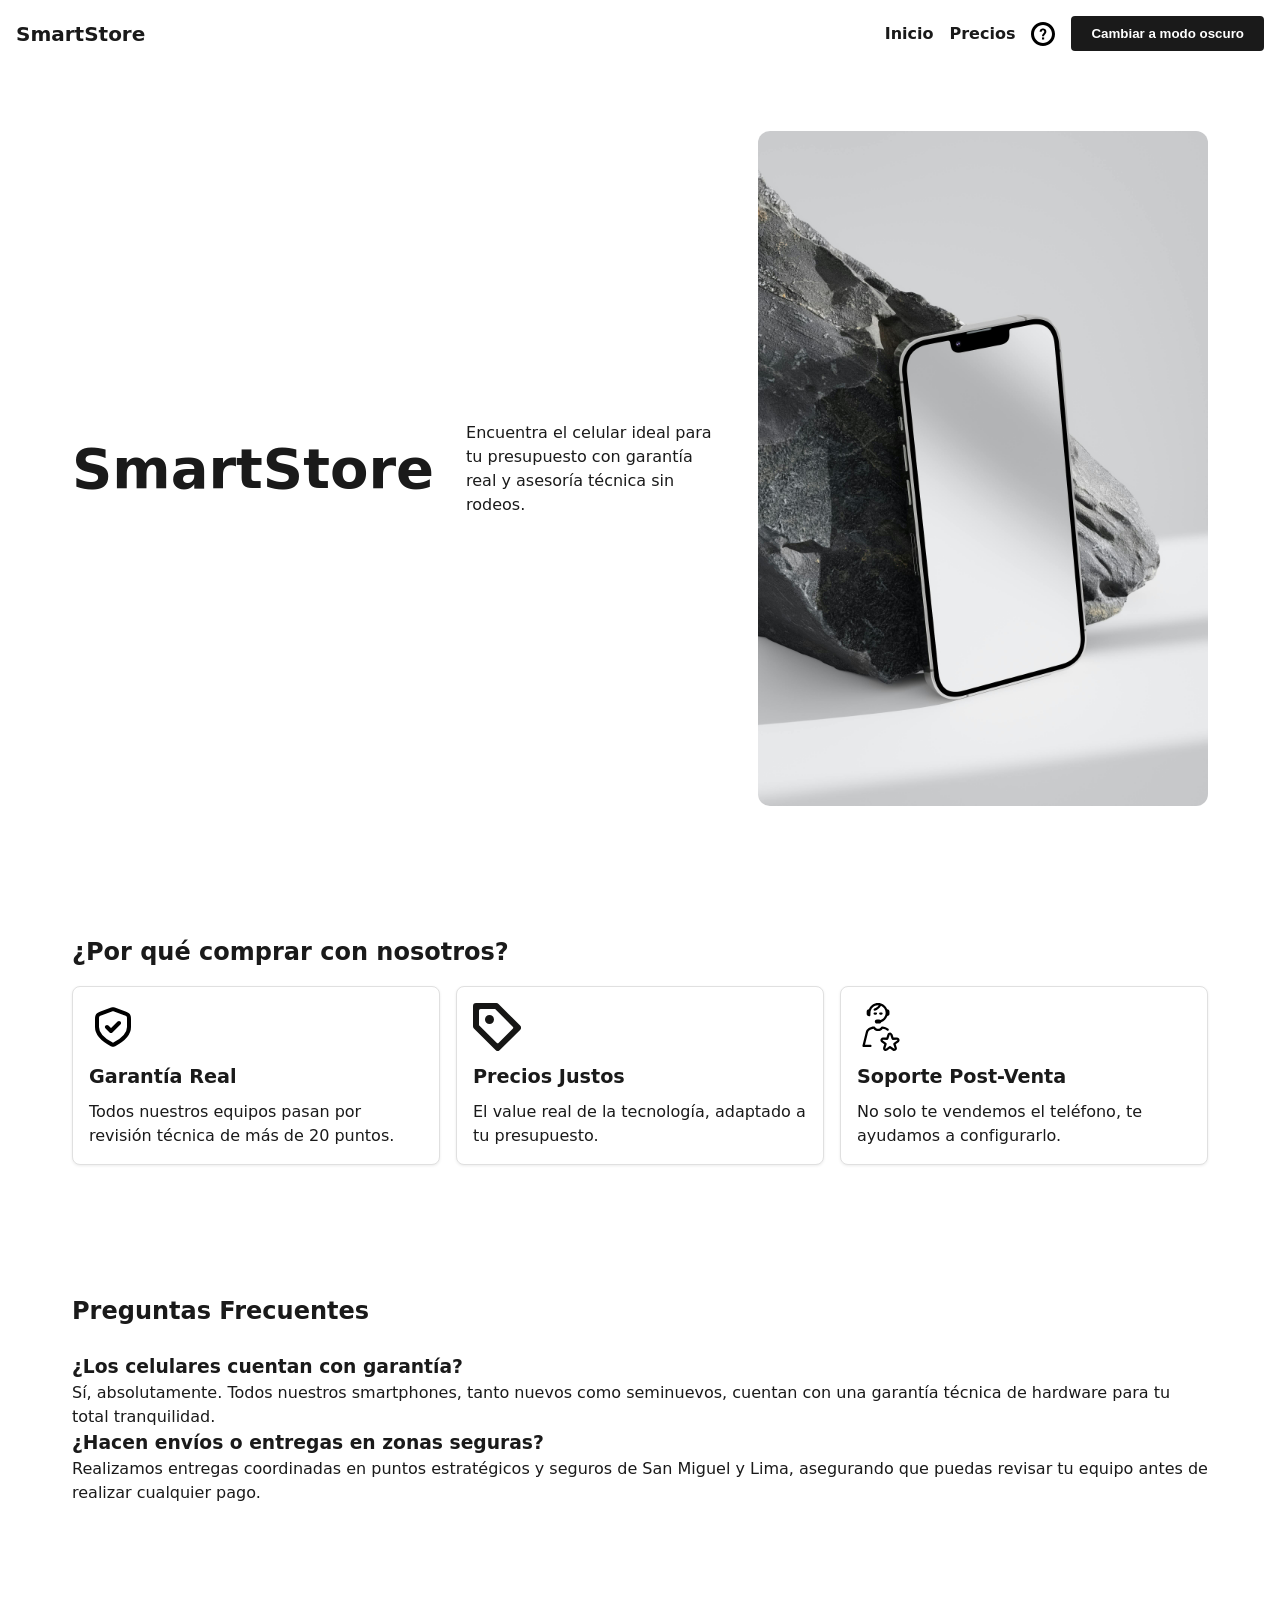
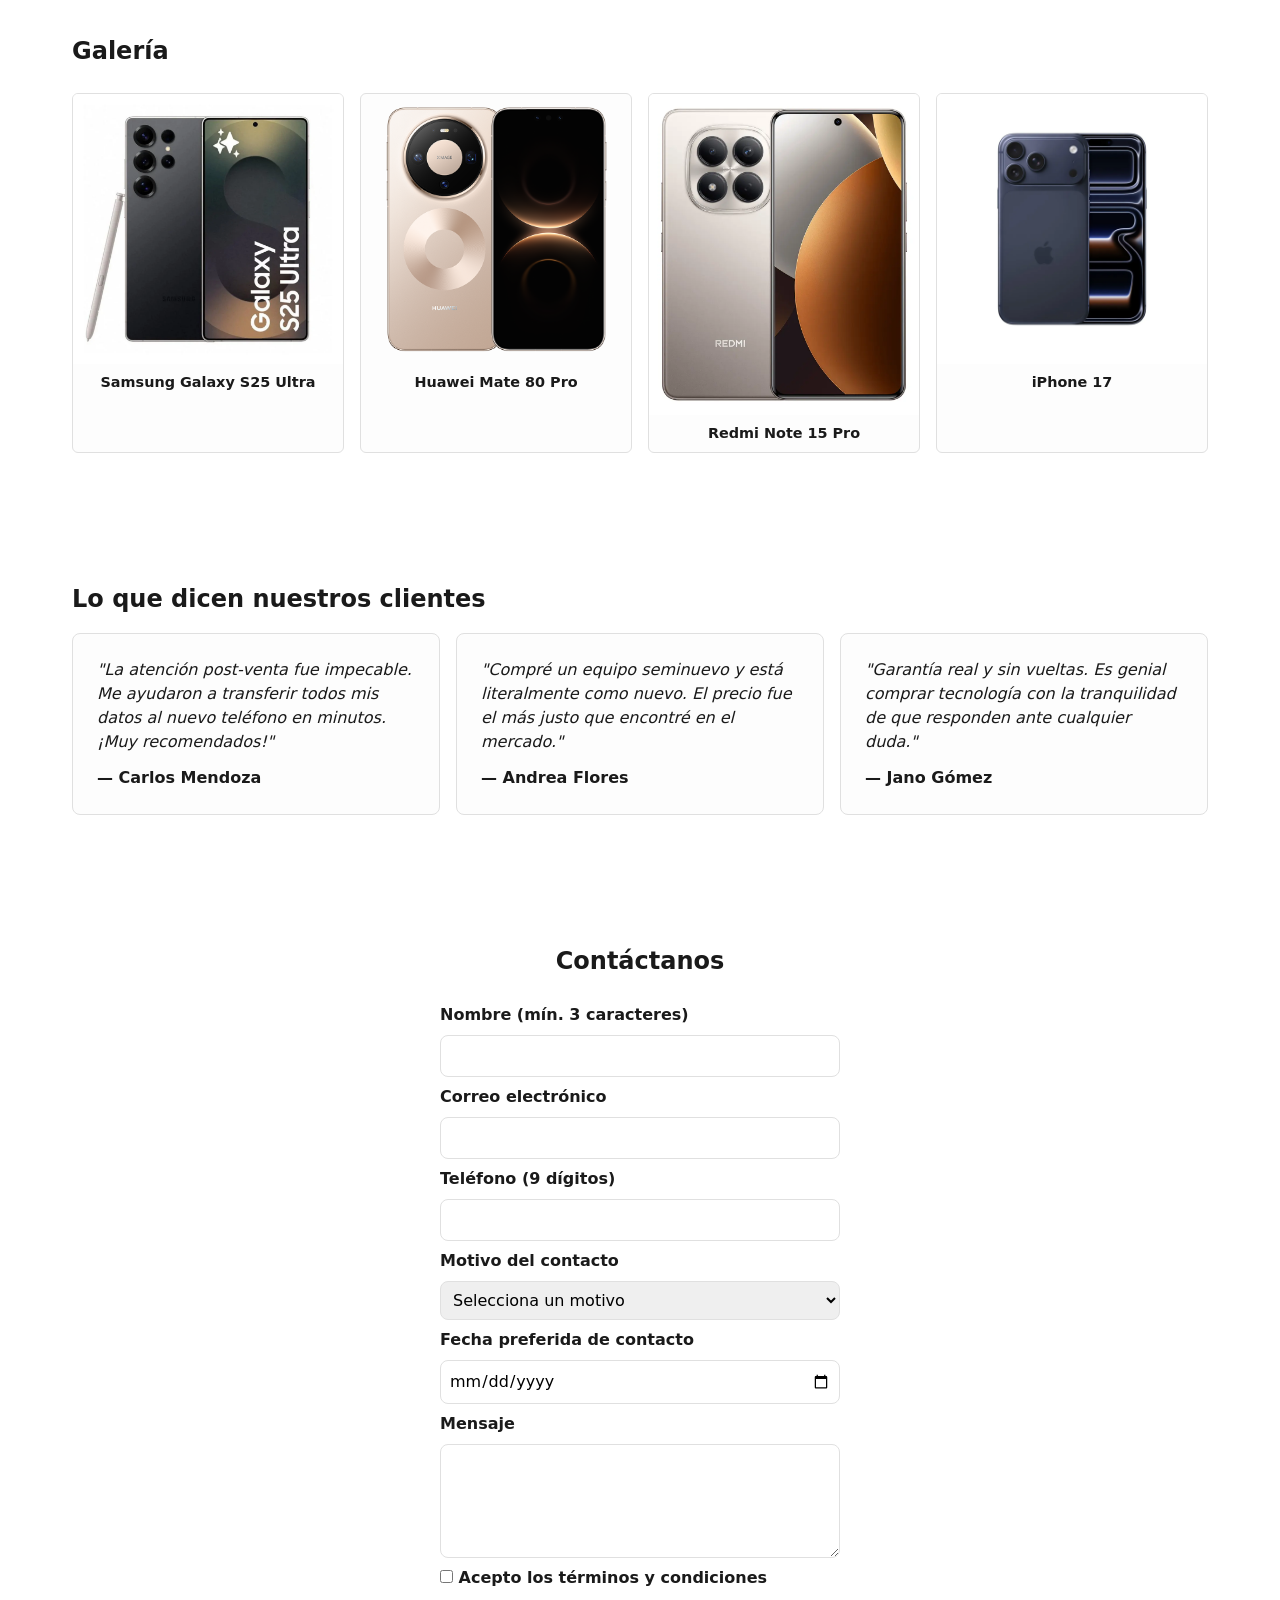
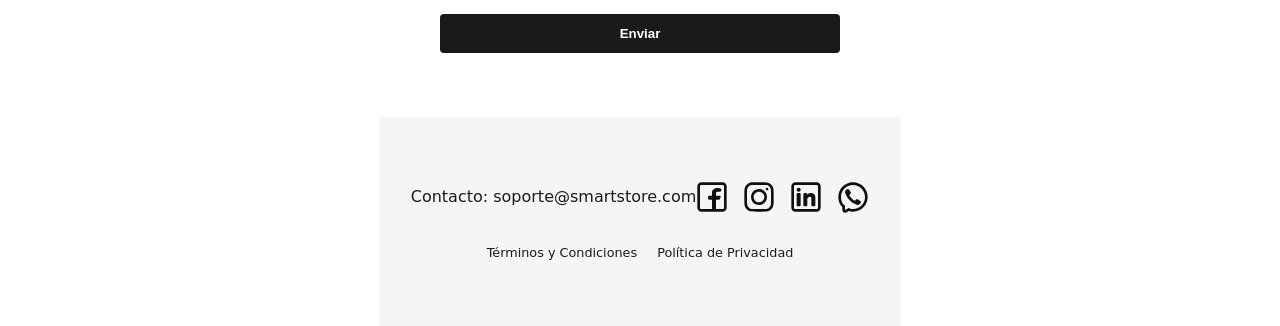
<file: index.html>
<!doctype html>
<html lang="es">
  <head>
    <meta charset="UTF-8" />
    <meta name="viewport" content="width=device-width, initial-scale=1.0" />
    <title>SmartStore - Venta de Celulares con Garantía</title>

    <link rel="icon" type="image/png" href="img/favicon.png" />
    <link rel="stylesheet" href="css/styles.css" />
  </head>
  <body class="index-layout">
    <header>
      <nav aria-label="Navegación principal">
        <a href="index.html" class="logo">SmartStore</a>
        <a href="index.html">Inicio</a>
        <a href="precios.html">Precios</a>

        <a href="faq.html" id="icono-faq" aria-label="Preguntas frecuentes">
          <img src="img/faq.svg" alt="" width="24" height="24" />
        </a>

        <button id="btn-modo">Cambiar a modo oscuro</button>
      </nav>
    </header>

    <main>
      <section id="hero">
        <h1>SmartStore</h1>
        <p>
          Encuentra el celular ideal para tu presupuesto con garantía real y
          asesoría técnica sin rodeos.
        </p>
        <img
          src="img/hero.jpg"
          alt="Smartphone de alta gama apoyado sobre una roca oscura en un entorno minimalista"
        />
      </section>

      <section id="caracteristicas">
        <h2>¿Por qué comprar con nosotros?</h2>
        <div class="cards">
          <article class="card">
            <img src="img/icono-1.svg" alt="" width="48" height="48" />
            <h3>Garantía Real</h3>
            <p>
              Todos nuestros equipos pasan por revisión técnica de más de 20
              puntos.
            </p>
          </article>

          <article class="card">
            <img src="img/icono-2.svg" alt="" width="48" height="48" />
            <h3>Precios Justos</h3>
            <p>El value real de la tecnología, adaptado a tu presupuesto.</p>
          </article>

          <article class="card">
            <img src="img/icono-3.svg" alt="" width="48" height="48" />
            <h3>Soporte Post-Venta</h3>
            <p>No solo te vendemos el teléfono, te ayudamos a configurarlo.</p>
          </article>
        </div>
      </section>

      <section id="faq">
        <h2>Preguntas Frecuentes</h2>

        <div class="faq-item">
          <h3>¿Los celulares cuentan con garantía?</h3>
          <p>
            Sí, absolutamente. Todos nuestros smartphones, tanto nuevos como
            seminuevos, cuentan con una garantía técnica de hardware para tu
            total tranquilidad.
          </p>
        </div>

        <div class="faq-item">
          <h3>¿Hacen envíos o entregas en zonas seguras?</h3>
          <p>
            Realizamos entregas coordinadas en puntos estratégicos y seguros de
            San Miguel y Lima, asegurando que puedas revisar tu equipo antes de
            realizar cualquier pago.
          </p>
        </div>
      </section>

      <section id="galeria">
        <h2>Galería</h2>
        <div class="galeria">
          <figure>
            <img
              src="img/g1.jpg"
              alt="Vista 1 del producto - Samsung Galaxy S25 Ultra"
            />
            <figcaption>Samsung Galaxy S25 Ultra</figcaption>
          </figure>
          <figure>
            <img
              src="img/g2.jpg"
              alt="Vista 2 del producto - Huawei Mate 80 Pro"
            />
            <figcaption>Huawei Mate 80 Pro</figcaption>
          </figure>
          <figure>
            <img
              src="img/g3.jpg"
              alt="Vista 3 del producto - Redmi Note 15 Pro"
            />
            <figcaption>Redmi Note 15 Pro</figcaption>
          </figure>
          <figure>
            <img src="img/g4.jpg" alt="Vista 4 del producto - iPhone 17" />
            <figcaption>iPhone 17</figcaption>
          </figure>
        </div>
      </section>

      <section id="testimonios">
        <h2>Lo que dicen nuestros clientes</h2>
        <div class="testimonios-container">
          <article class="testimonio-card">
            <p class="comentario">
              "La atención post-venta fue impecable. Me ayudaron a transferir
              todos mis datos al nuevo teléfono en minutos. ¡Muy recomendados!"
            </p>
            <h3 class="autor">— Carlos Mendoza</h3>
          </article>

          <article class="testimonio-card">
            <p class="comentario">
              "Compré un equipo seminuevo y está literalmente como nuevo. El
              precio fue el más justo que encontré en el mercado."
            </p>
            <h3 class="autor">— Andrea Flores</h3>
          </article>

          <article class="testimonio-card">
            <p class="comentario">
              "Garantía real y sin vueltas. Es genial comprar tecnología con la
              tranquilidad de que responden ante cualquier duda."
            </p>
            <h3 class="autor">— Jano Gómez</h3>
          </article>
        </div>
      </section>

      <section id="contacto">
        <h2>Contáctanos</h2>
        <form>
          <label for="nombre">Nombre (mín. 3 caracteres)</label>
          <input type="text" id="nombre" name="nombre" required minlength="3" />

          <label for="email">Correo electrónico</label>
          <input type="email" id="email" name="email" required />

          <label for="telefono">Teléfono (9 dígitos)</label>
          <input
            type="tel"
            id="telefono"
            name="telefono"
            pattern="[0-9]{9}"
            required
          />

          <label for="motivo">Motivo del contacto</label>
          <select id="motivo" name="motivo" required>
            <option value="">Selecciona un motivo</option>
            <option value="consulta">Consulta</option>
            <option value="reclamo">Reclamo</option>
            <option value="sugerencia">Sugerencia</option>
          </select>

          <label for="fecha">Fecha preferida de contacto</label>
          <input type="date" id="fecha" name="fecha" />

          <label for="mensaje">Mensaje</label>
          <textarea
            id="mensaje"
            name="mensaje"
            rows="4"
            required
            minlength="10"
          ></textarea>

          <label>
            <input type="checkbox" id="acepto" name="acepto" required />
            Acepto los términos y condiciones
          </label>

          <button type="submit">Enviar</button>
        </form>
      </section>
    </main>

    <footer>
      <div class="footer-top">
        <p>Contacto: soporte@smartstore.com</p>

        <div class="social-icons">
          <a href="https://facebook.com" aria-label="Síguenos en Facebook">
            <img src="img/facebook.svg" alt="" width="32" height="32" />
          </a>

          <a href="https://instagram.com" aria-label="Síguenos en Instagram">
            <img src="img/instagram.svg" alt="" width="32" height="32" />
          </a>

          <a href="https://linkedin.com" aria-label="Síguenos en LinkedIn">
            <img src="img/linkedin.svg" alt="" width="32" height="32" />
          </a>

          <a
            href="https://wa.me/51902598634"
            aria-label="Escríbenos por WhatsApp para consultas de ventas"
          >
            <img src="img/whatsapp.svg" alt="" width="32" height="32" />
          </a>
        </div>
      </div>

      <div class="footer-bottom">
        <a href="#">Términos y Condiciones</a>
        <a href="#">Política de Privacidad</a>
      </div>
    </footer>

    <script src="js/script.js"></script>
  </body>
</html>
</file>
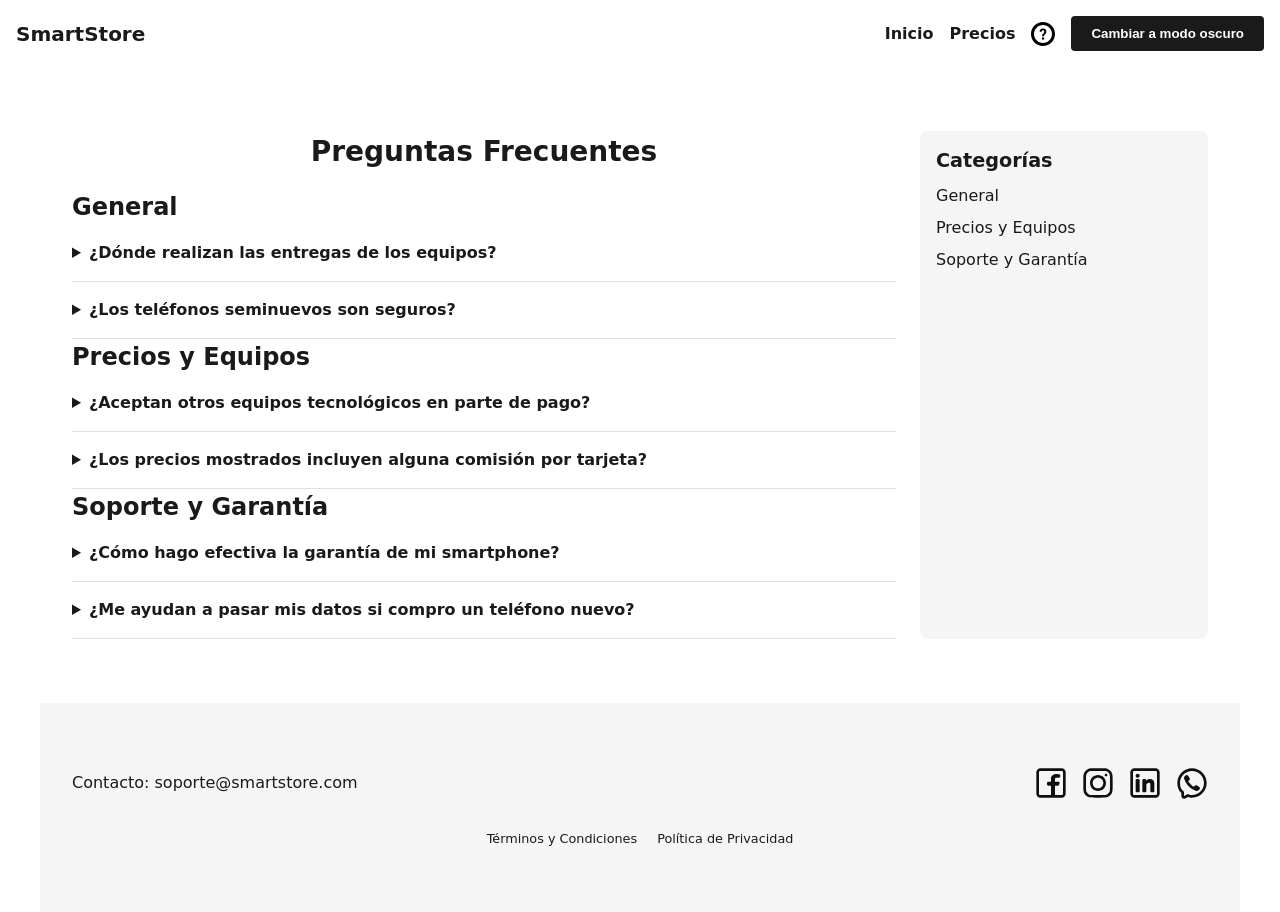
<file: faq.html>
<!doctype html>
<html lang="es">
  <head>
    <meta charset="UTF-8" />
    <meta name="viewport" content="width=device-width, initial-scale=1.0" />
    <title>Preguntas Frecuentes - SmartStore</title>

    <link rel="icon" type="image/png" href="img/favicon.png" />
    <link rel="stylesheet" href="css/styles.css" />
  </head>
  <body class="faq-layout">
    <header>
      <nav aria-label="Navegación principal">
        <a href="index.html" class="logo">SmartStore</a>
        <a href="index.html">Inicio</a>
        <a href="precios.html">Precios</a>

        <a href="faq.html" id="icono-faq" aria-label="Preguntas frecuentes">
          <img src="img/faq.svg" alt="" width="24" height="24" />
        </a>

        <button id="btn-modo">Cambiar a modo oscuro</button>
      </nav>
    </header>

    <!-- CONTENEDOR DEL LAYOUT DE ACORDEONES -->
    <div class="faq-container">
      <nav class="faq-nav" aria-label="Categorías de preguntas">
        <h2>Categorías</h2>
        <ul>
          <li><a href="#general">General</a></li>
          <li><a href="#precios-cat">Precios y Equipos</a></li>
          <li><a href="#soporte">Soporte y Garantía</a></li>
        </ul>
      </nav>

      <main class="faq-main">
        <h1>Preguntas Frecuentes</h1>

        <!-- CATEGORÍA: GENERAL -->
        <section id="general">
          <h2>General</h2>
          <details>
            <summary>¿Dónde realizan las entregas de los equipos?</summary>
            <p>
              Coordinamos entregas presenciales en puntos estratégicos y
              totalmente seguros de San Miguel y Lima Metropolitana,
              permitiéndote revisar minuciosamente el hardware antes de realizar
              cualquier transferencia.
            </p>
          </details>
          <details>
            <summary>¿Los teléfonos seminuevos son seguros?</summary>
            <p>
              Sí, al 100%. Cada smartphone de nuestro catálogo pasa por una
              estricta inspección técnica computarizada y manual de más de 20
              puntos críticos antes de ponerse a la venta.
            </p>
          </details>
        </section>

        <!-- CATEGORÍA: PRECIOS -->
        <section id="precios-cat">
          <h2>Precios y Equipos</h2>
          <details>
            <summary>
              ¿Aceptan otros equipos tecnológicos en parte de pago?
            </summary>
            <p>
              Por el momento solo aceptamos pagos directos (transferencias
              bancarias, tarjetas de crédito/débito y efectivo) para poder
              garantizar los precios más competitivos del mercado legal.
            </p>
          </details>
          <details>
            <summary>
              ¿Los precios mostrados incluyen alguna comisión por tarjeta?
            </summary>
            <p>
              No, manejamos una política de transparencia total. El precio que
              ves en nuestro catálogo es el precio final neto que pagarás.
            </p>
          </details>
        </section>

        <!-- CATEGORÍA: SOPORTE -->
        <section id="soporte">
          <h2>Soporte y Garantía</h2>
          <details>
            <summary>¿Cómo hago efectiva la garantía de mi smartphone?</summary>
            <p>
              Si notas cualquier fallo de hardware que no sea por golpe o
              humedad, nos escribes directo al WhatsApp de soporte o vía email.
              Nuestro equipo técnico evaluará el caso y te daremos una solución
              o equipo de reemplazo rápido.
            </p>
          </details>
          <details>
            <summary>
              ¿Me ayudan a pasar mis datos si compro un teléfono nuevo?
            </summary>
            <p>
              ¡Claro que sí! Nuestro servicio de soporte post-venta incluye
              asesoría remota o presencial para migrar todas tus cuentas, fotos
              y configaciones de tu equipo antiguo al nuevo en minutos.
            </p>
          </details>
        </section>
      </main>
    </div>

    <footer>
      <div class="footer-top">
        <p>Contacto: soporte@smartstore.com</p>

        <div class="social-icons">
          <a href="https://facebook.com" aria-label="Síguenos en Facebook">
            <img src="img/facebook.svg" alt="" width="32" height="32" />
          </a>

          <a href="https://instagram.com" aria-label="Síguenos en Instagram">
            <img src="img/instagram.svg" alt="" width="32" height="32" />
          </a>

          <a href="https://linkedin.com" aria-label="Síguenos en LinkedIn">
            <img src="img/linkedin.svg" alt="" width="32" height="32" />
          </a>

          <a
            href="https://wa.me/51902598634"
            aria-label="Escríbenos por WhatsApp para consultas de ventas"
          >
            <img src="img/whatsapp.svg" alt="" width="32" height="32" />
          </a>
        </div>
      </div>

      <div class="footer-bottom">
        <a href="#">Términos y Condiciones</a>
        <a href="#">Política de Privacidad</a>
      </div>
    </footer>

    <script src="js/script.js"></script>
  </body>
</html>
</file>
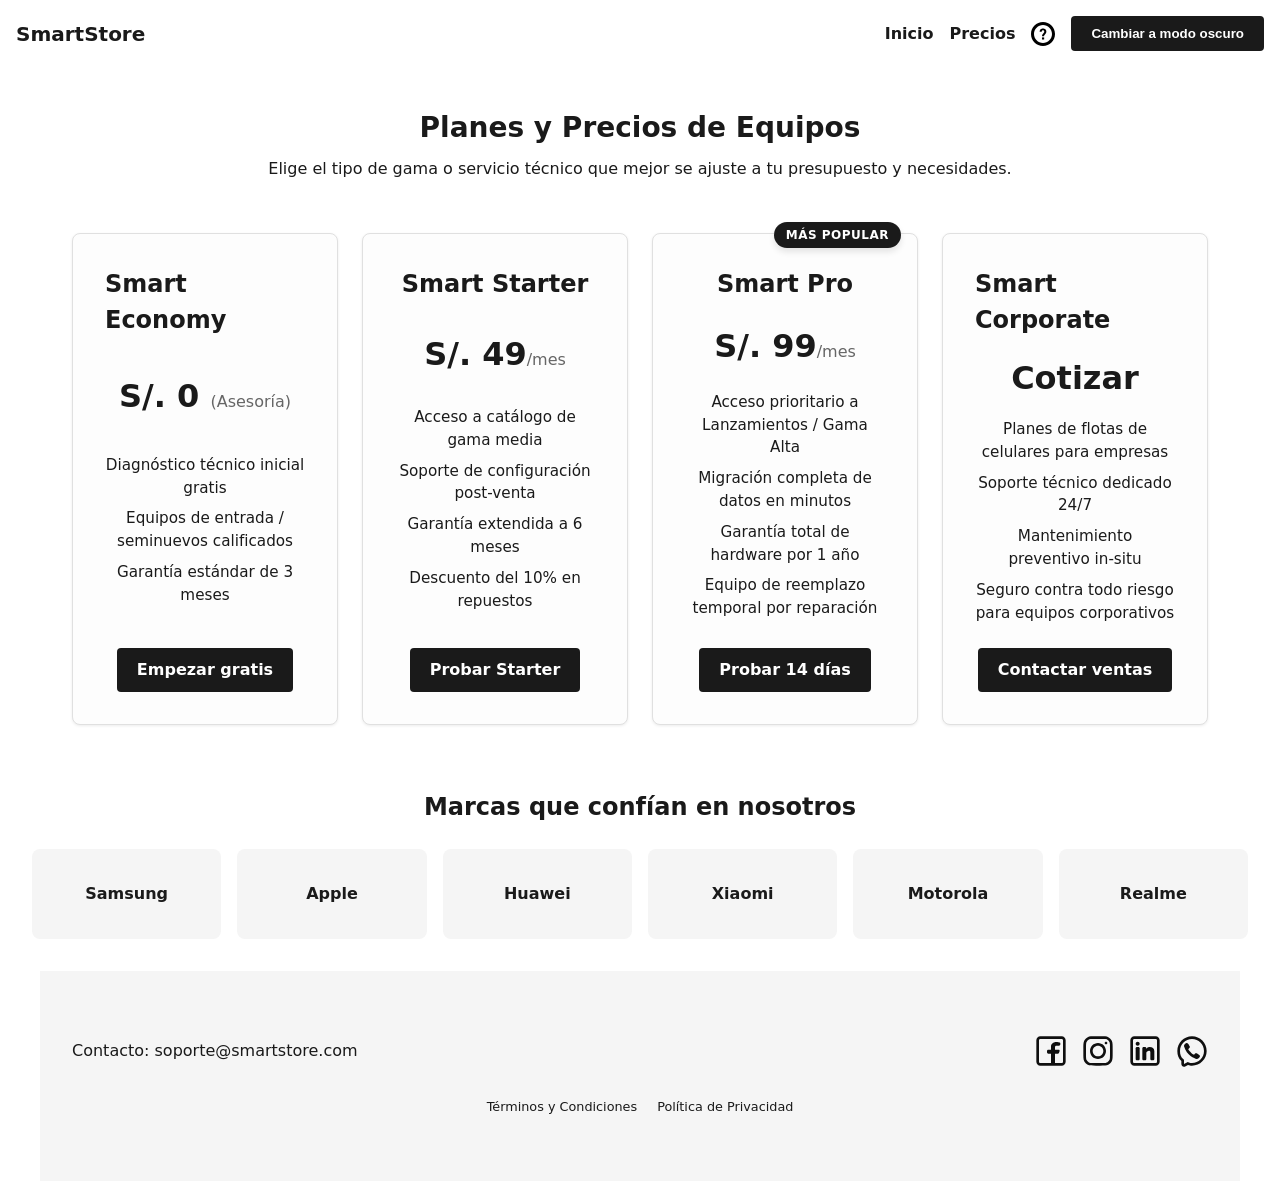
<file: precios.html>
<!doctype html>
<html lang="es">
  <head>
    <meta charset="UTF-8" />
    <meta name="viewport" content="width=device-width, initial-scale=1.0" />
    <title>Planes y Precios - SmartStore</title>

    <link rel="icon" type="image/png" href="img/favicon.png" />
    <link rel="stylesheet" href="css/styles.css" />
  </head>
  <body class="precios-layout">
    <header>
      <nav aria-label="Navegación principal">
        <a href="index.html" class="logo">SmartStore</a>
        <a href="index.html">Inicio</a>
        <a href="precios.html">Precios</a>

        <a href="faq.html" id="icono-faq" aria-label="Preguntas frecuentes">
          <img src="img/faq.svg" alt="" width="24" height="24" />
        </a>

        <button id="btn-modo">Cambiar a modo oscuro</button>
      </nav>
    </header>

    <main>
      <div id="content-precios">
        <h1>Planes y Precios de Equipos</h1>
        <p>
          Elige el tipo de gama o servicio técnico que mejor se ajuste a tu
          presupuesto y necesidades.
        </p>
      </div>

      <!-- GRILLA DE PLANES -->
      <div class="planes">
        <!-- PLAN 1: SMART ECONOMY -->
        <article class="plan">
          <h2>Smart Economy</h2>
          <p class="precio">
            S/. 0 <span class="detalle-precio">(Asesoría)</span>
          </p>
          <ul>
            <li>Diagnóstico técnico inicial gratis</li>
            <li>Equipos de entrada / seminuevos calificados</li>
            <li>Garantía estándar de 3 meses</li>
          </ul>
          <a
            href="https://wa.me/51902598634?text=Hola,%20solicito%20asesoria%20gratis%20para%20el%20diagnostico%20de%20un%20equipo"
            class="btn"
            target="_blank"
            rel="noopener noreferrer"
            >Empezar gratis</a
          >
        </article>

        <!-- PLAN 2: SMART STARTER -->
        <article class="plan">
          <h2>Smart Starter</h2>
          <p class="precio">S/. 49<span class="detalle-precio">/mes</span></p>
          <ul>
            <li>Acceso a catálogo de gama media</li>
            <li>Soporte de configuración post-venta</li>
            <li>Garantía extendida a 6 meses</li>
            <li>Descuento del 10% en repuestos</li>
          </ul>
          <a
            href="https://wa.me/51902598634?text=Hola,%20estoy%20interesado%20en%20probar%20el%20plan%20Smart%20Starter"
            class="btn"
            target="_blank"
            rel="noopener noreferrer"
            >Probar Starter</a
          >
        </article>

        <!-- PLAN 3: SMART PRO (DESTACADO) -->
        <article class="plan plan-destacado">
          <div class="badge">Más popular</div>
          <h2>Smart Pro</h2>
          <p class="precio">S/. 99<span class="detalle-precio">/mes</span></p>
          <ul>
            <li>Acceso prioritario a Lanzamientos / Gama Alta</li>
            <li>Migración completa de datos en minutos</li>
            <li>Garantía total de hardware por 1 año</li>
            <li>Equipo de reemplazo temporal por reparación</li>
          </ul>
          <a
            href="https://wa.me/51902598634?text=Hola,%20quiero%20adquirir%20el%20plan%20Smart%20Pro%20de%20SmartStore"
            class="btn"
            target="_blank"
            rel="noopener noreferrer"
            >Probar 14 días</a
          >
        </article>

        <!-- PLAN 4: SMART CORPORATE -->
        <article class="plan">
          <h2>Smart Corporate</h2>
          <p class="precio">Cotizar</p>
          <ul>
            <li>Planes de flotas de celulares para empresas</li>
            <li>Soporte técnico dedicado 24/7</li>
            <li>Mantenimiento preventivo in-situ</li>
            <li>Seguro contra todo riesgo para equipos corporativos</li>
          </ul>
          <a
            href="https://wa.me/51902598634?text=Hola,%20necesito%20una%20cotizacion%20para%20un%20plan%20de%20flotas%20corporativas"
            class="btn"
            target="_blank"
            rel="noopener noreferrer"
            >Contactar ventas</a
          >
        </article>
      </div>

      <!-- SECCIÓN SELLO DE CONFIANZA -->
      <section class="clientes">
        <h2>Marcas que confían en nosotros</h2>
        <div class="logos">
          <div class="logo-client">Samsung</div>
          <div class="logo-client">Apple</div>
          <div class="logo-client">Huawei</div>
          <div class="logo-client">Xiaomi</div>
          <div class="logo-client">Motorola</div>
          <div class="logo-client">Realme</div>
        </div>
      </section>
    </main>

    <footer>
      <div class="footer-top">
        <p>Contacto: soporte@smartstore.com</p>

        <div class="social-icons">
          <a href="https://facebook.com" aria-label="Síguenos en Facebook">
            <img src="img/facebook.svg" alt="" width="32" height="32" />
          </a>

          <a href="https://instagram.com" aria-label="Síguenos en Instagram">
            <img src="img/instagram.svg" alt="" width="32" height="32" />
          </a>

          <a href="https://linkedin.com" aria-label="Síguenos en LinkedIn">
            <img src="img/linkedin.svg" alt="" width="32" height="32" />
          </a>

          <a
            href="https://wa.me/51902598634"
            aria-label="Escríbenos por WhatsApp para consultas de ventas"
          >
            <img src="img/whatsapp.svg" alt="" width="32" height="32" />
          </a>
        </div>
      </div>

      <div class="footer-bottom">
        <a href="#">Términos y Condiciones</a>
        <a href="#">Política de Privacidad</a>
      </div>
    </footer>

    <script src="js/script.js"></script>
  </body>
</html>
</file>
<file: css/styles.css>
/* ==========================================================================
   1. ESTILOS BASE Y VARIABLES
   ========================================================================== */
* {
  margin: 0;
  padding: 0;
  box-sizing: border-box;
}

:root {
  /* Colores */
  --color-primary: #1a1a1a;
  --color-accent: #0066cc;
  --color-text: #1a1a1a;
  --color-bg: #ffffff;
  --color-bg-soft: #f5f5f5;
  --color-border: #e0e0e0;

  /* Tipografía */
  --font-text: system-ui, -apple-system, sans-serif;
  --font-size: 16px;
  --font-size-title: 28px;

  /* Espacios */
  --space-sm: 8px;
  --space-md: 16px;
  --space-lg: 32px;

  /* Estética */
  --radius: 8px;
  --shadow-sm: 0 1px 3px rgba(0, 0, 0, 0.08);
  --shadow-md: 0 4px 12px rgba(0, 0, 0, 0.12);
}

body {
  background-color: var(--color-bg);
  color: var(--color-text);
  font-family: var(--font-text);
  font-size: var(--font-size);
  line-height: 1.5;
  transition:
    background-color 0.3s,
    color 0.3s;
}

img {
  max-width: 100%;
  height: auto;
  display: block;
}

a {
  color: var(--color-primary);
  text-decoration: none;
  transition: color 0.2s;
}

a:hover {
  color: var(--color-accent);
  text-decoration: underline;
}

/* ==========================================================================
     2. COMPONENTES GLOBALES (BOTONES Y MICROINTERACCIONES)
     ========================================================================== */
button,
.plan .btn {
  background-color: var(--color-primary);
  color: white;
  border: none;
  padding: 10px 20px;
  cursor: pointer;
  font-weight: 600;
  border-radius: 4px;
  transition:
    transform 0.2s ease,
    background-color 0.2s ease,
    box-shadow 0.2s ease;
}

button:hover,
.plan .btn:hover {
  background-color: var(--color-accent);
  transform: translateY(-2px) scale(1.02);
  box-shadow: 0 4px 8px rgba(0, 0, 0, 0.15);
  text-decoration: none;
}

/* Formulario de contacto específico */
#contacto button {
  margin-top: var(--space-md);
  padding: 12px;
  background: var(--color-text);
  color: var(--color-bg);
  border: none;
  border-radius: 4px;
  font-weight: 600;
  cursor: pointer;
  transition: background-color 0.2s;
}

#contacto button:hover {
  background-color: #333333;
}

/* ==========================================================================
     3. ESTRUCTURA LAYOUT E INTERFACES (MOBILE FIRST)
     ========================================================================== */

/* Header & Nav */
header nav {
  display: flex;
  gap: var(--space-md);
  justify-content: stretch;
  align-items: center;
  padding: var(--space-md);
}

header nav a {
  color: var(--color-text);
  font-weight: 700;
}

header nav a:hover {
  color: var(--color-accent);
}

header nav .logo {
  flex-grow: 1;
  font-size: 1.25rem;
}

/* Hero */
#hero {
  display: flex;
  flex-direction: column;
  align-items: center;
  gap: var(--space-lg);
  padding: var(--space-lg);
  text-align: center;
}

#hero img {
  transition:
    transform 0.3s ease,
    box-shadow 0.3s ease;
}

#hero img:hover {
  transform: scale(1.03);
  box-shadow: 0 12px 24px rgba(0, 0, 0, 0.12);
}

/* Características */
#caracteristicas {
  padding: var(--space-lg);
}

#caracteristicas .cards {
  display: flex;
  flex-wrap: wrap;
  gap: var(--space-md);
  margin-top: var(--space-md);
}

#caracteristicas .card {
  flex-grow: 1;
  flex-basis: 280px;
  background-color: var(--color-bg);
  padding: var(--space-md);
  border-radius: var(--radius);
  border: 1px solid var(--color-border);
  box-shadow: var(--shadow-sm);
  transition:
    transform 0.2s,
    box-shadow 0.2s;
}

#caracteristicas .card img {
  margin-bottom: 12px;
}

#caracteristicas .card h3 {
  margin-bottom: var(--space-sm);
  font-size: 1.2rem;
}

#caracteristicas .card:hover {
  transform: translateY(-4px);
  box-shadow: var(--shadow-md);
}

#caracteristicas .card:hover,
.plan:hover {
  box-shadow: var(--shadow-md);
  transform: translateY(-4px);
}

/* Galería */
#galeria {
  padding: var(--space-lg);
}

.galeria {
  display: flex;
  flex-wrap: wrap;
  gap: var(--space-md);
  margin-top: var(--space-md);
}

.galeria figure {
  display: flex;
  flex-direction: column;
  flex-grow: 1;
  margin: 0;
  background: #fdfdfd;
  border-radius: 6px;
  overflow: hidden;
  border: 1px solid var(--color-border);
}

.galeria img {
  object-fit: cover;
}

.galeria figcaption {
  padding: var(--space-sm);
  font-size: 0.9rem;
  font-weight: 600;
  text-align: center;
  color: var(--color-text);
}

/* Testimonios */
#testimonios {
  padding: var(--space-lg);
}

.testimonios-container {
  display: flex;
  flex-wrap: wrap;
  gap: var(--space-md);
  margin-top: var(--space-md);
}

.testimonio-card {
  flex-basis: 280px;
  flex-grow: 1;
  padding: 24px;
  border: 1px solid var(--color-border);
  border-radius: var(--radius);
  background-color: #fdfdfd;
  font-style: italic;
  transition:
    transform 0.2s ease,
    box-shadow 0.2s ease;
}

.testimonio-card .autor {
  margin-top: 12px;
  font-size: 1rem;
  font-weight: 700;
  font-style: normal;
  color: var(--color-primary);
}

.testimonio-card:hover {
  transform: translateY(-4px);
  box-shadow: 0 6px 12px rgba(0, 0, 0, 0.05);
}

/* Contacto */
#contacto {
  display: flex;
  flex-direction: column;
  align-items: center;
  padding: var(--space-lg);
}

#contacto form {
  display: flex;
  flex-direction: column;
  gap: var(--space-sm);
  width: 100%;
  max-width: 400px;
}

#contacto label {
  font-weight: 600;
}

#contacto input,
#contacto select,
#contacto textarea {
  padding: var(--space-sm);
  border: 1px solid var(--color-border);
  border-radius: var(--radius);
  font: inherit;
}

/* Footer */
footer {
  display: flex;
  justify-content: space-between;
  flex-direction: column;
  align-items: center;
  gap: 20px;
  padding: 20px;
  background: var(--color-bg-soft);
}

footer a {
  display: inline-flex;
  align-items: center;
}

.footer-top {
  display: flex;
  justify-content: space-between;
  align-items: center;
  width: 100%;
}

.social-icons {
  display: flex;
  gap: 15px;
}

.footer-bottom {
  display: flex;
  justify-content: center;
  gap: 20px;
  width: 100%;
  margin-top: 10px;
  font-size: 0.8rem;
}

/* ==========================================================================
     4. MODOS VISUALES (DARK MODE GLOBAL OPTIMIZADO CON VARIABLES)
     ========================================================================== */
body.dark-mode {
  --color-bg: #1a1a1a;
  --color-text: #f4f4f4;
  --color-bg-soft: #111111;
  --color-border: #333333;
}

/* Al cambiar las variables en el body superior, este bloque hereda de forma automática */
body.dark-mode #caracteristicas .card,
body.dark-mode .galeria figure,
body.dark-mode .testimonio-card,
body.dark-mode .logo-client,
body.dark-mode .plan {
  background-color: #222222;
}

body.dark-mode #contacto button {
  background-color: var(--color-text);
  color: var(--color-bg);
}

/* ==========================================================================
     5. SECCIÓN PLANES Y PRECIOS 
     ========================================================================== */
#content-precios {
  text-align: center;
  padding: 40px 20px 20px 20px;
}

#content-precios h1 {
  font-size: var(--font-size-title);
  margin-bottom: var(--space-sm);
}

.planes {
  display: grid;
  grid-template-columns: 1fr;
  gap: 24px;
  padding: var(--space-lg);
  margin: 0 auto;
}

.plan {
  border: 1px solid var(--color-border);
  border-radius: var(--radius);
  padding: var(--space-lg);
  background: #fdfdfd;
  box-shadow: var(--shadow-sm);
  min-height: 320px;
  display: flex;
  flex-direction: column;
  justify-content: space-between;
  position: relative;
  align-items: center;
  transition:
    transform 0.2s,
    box-shadow 0.2s;
}

.plan .badge {
  position: absolute;
  top: -12px;
  right: 16px;
  background-color: var(--color-primary);
  color: #ffffff;
  font-size: 0.75rem;
  font-weight: 700;
  text-transform: uppercase;
  padding: 4px 12px;
  border-radius: 20px;
  box-shadow: 0 4px 6px rgba(0, 0, 0, 0.1);
  letter-spacing: 0.5px;
}

.plan .precio {
  font-size: 32px;
  font-weight: 700;
  margin: var(--space-md) 0;
  color: var(--color-text);
}

.plan .detalle-precio {
  font-size: 1rem;
  font-weight: 400;
  color: #666;
}

.plan ul {
  list-style: none;
  text-align: center;
  margin-bottom: var(--space-md);
}

.plan ul li {
  margin-bottom: var(--space-sm);
  font-size: 0.95rem;
}

.plan-destacado:hover {
  transform: translateY(-4px) scale(1.03);
  box-shadow: 0 12px 24px rgba(0, 123, 255, 0.2);
}

.plan:hover {
  transform: translateY(-4px);
  box-shadow: var(--shadow-md);
}

/* Ajustes de modo oscuro para planes */
body.dark-mode .plan .detalle-precio {
  color: #aaa;
}

body.dark-mode .plan-destacado {
  background-color: #1a2433;
  border-color: var(--color-primary);
}

/* ==========================================================================
     6. SECCIÓN CLIENTES (LOGOS CON AUTO-FIT + MINMAX)
     ========================================================================== */
.clientes {
  padding: var(--space-lg);
  margin: 0 auto;
}

.clientes h2 {
  text-align: center;
  margin-bottom: 24px;
}

.logos {
  display: grid;
  grid-template-columns: repeat(auto-fit, minmax(150px, 1fr));
  gap: var(--space-md);
  margin-top: var(--space-md);
}

.logo-client {
  background-color: var(--color-bg-soft);
  padding: var(--space-lg);
  text-align: center;
  font-weight: 700;
  border-radius: var(--radius);
  color: var(--color-text);
  border: 1px solid transparent;
  transition:
    transform 0.2s ease,
    background-color 0.2s ease;
}

.logo-client:hover {
  transform: scale(1.03);
}

/* ==========================================================================
     7. SECCIÓN PREGUNTAS FRECUENTES (FAQ.HTML) - MOBILE-FIRST
     ========================================================================== */
.faq-container {
  display: grid;
  grid-template-columns: 1fr;
  gap: 24px;
  padding: var(--space-md);
}

.faq-nav {
  padding: var(--space-md);
  background-color: var(--color-bg-soft);
  border-radius: var(--radius);
}

.faq-nav h2 {
  font-size: 1.2rem;
}

.faq-nav ul {
  list-style: none;
  padding: 0;
  display: flex;
  gap: 12px;
  margin-top: var(--space-sm);
}

.faq-main h1 {
  padding-bottom: var(--space-md);
  font-size: var(--font-size-title);
  text-align: center;
}

.faq-main details {
  border-bottom: 1px solid var(--color-border);
  padding: var(--space-md) 0;
}

.faq-main summary {
  font-weight: 600;
  cursor: pointer;
  outline: none;
  transition: color 0.2s;
  color: var(--color-text);
}

.faq-main summary:hover {
  color: var(--color-primary);
}

.faq-main p {
  padding-top: var(--space-sm);
  font-size: 0.95rem;
  line-height: 1.6;
}

/* ==========================================================================
     8. ESTRUCTURAS DE RETOS CON GRID GLOBAL (INDEX.HTML)
     ========================================================================== */
.index-layout {
  display: grid;
  grid-template-areas:
    "header"
    "main"
    "footer";
  grid-template-columns: 1fr;
  min-height: 100vh;
}

.index-layout header {
  grid-area: header;
}
.index-layout main {
  grid-area: main;
}
.index-layout footer {
  grid-area: footer;
}

/* ==========================================================================
     9. RESPONSIVIDAD Y ADAPTACIÓN (MEDIA QUERIES COMPLETAS)
     ========================================================================== */

@media (min-width: 640px) {
  .galeria figure {
    width: 45%;
  }

  .planes {
    grid-template-columns: 1fr 1fr;
  }

  .faq-container {
    grid-template-areas: "main nav";
    grid-template-columns: 1fr 288px;
  }

  .faq-main {
    grid-area: main;
  }
  .faq-nav {
    grid-area: nav;
  }

  .faq-nav ul {
    flex-direction: column;
    gap: var(--space-sm);
  }
}

@media (min-width: 1024px) {
  #hero {
    flex-direction: row;
    text-align: left;
    align-items: center;
    justify-content: space-between;
    max-width: 1200px;
    margin: 0 auto;
    padding: 64px var(--space-lg);
  }

  #hero h1,
  #hero p {
    text-align: left;
  }

  #hero h1 {
    font-size: 3.5rem;
  }

  #hero img {
    width: 45%;
    max-width: 450px;
    height: auto;
    border-radius: 12px;
  }

  .galeria figure {
    width: 22%;
  }

  #caracteristicas,
  #faq,
  #galeria,
  #testimonios,
  #contacto,
  .faq-container,
  footer {
    padding: 64px var(--space-lg);
    max-width: 1200px;
    margin: 0 auto;
  }

  #faq h2,
  #galeria h2,
  #contacto h2 {
    margin-bottom: 24px;
  }

  .testimonio-card {
    flex-basis: 300px;
  }

  .planes {
    grid-template-columns: repeat(4, 1fr);
    max-width: 1200px;
  }

  .index-layout {
    grid-template-rows: auto 1fr auto;
  }
}
</file>
